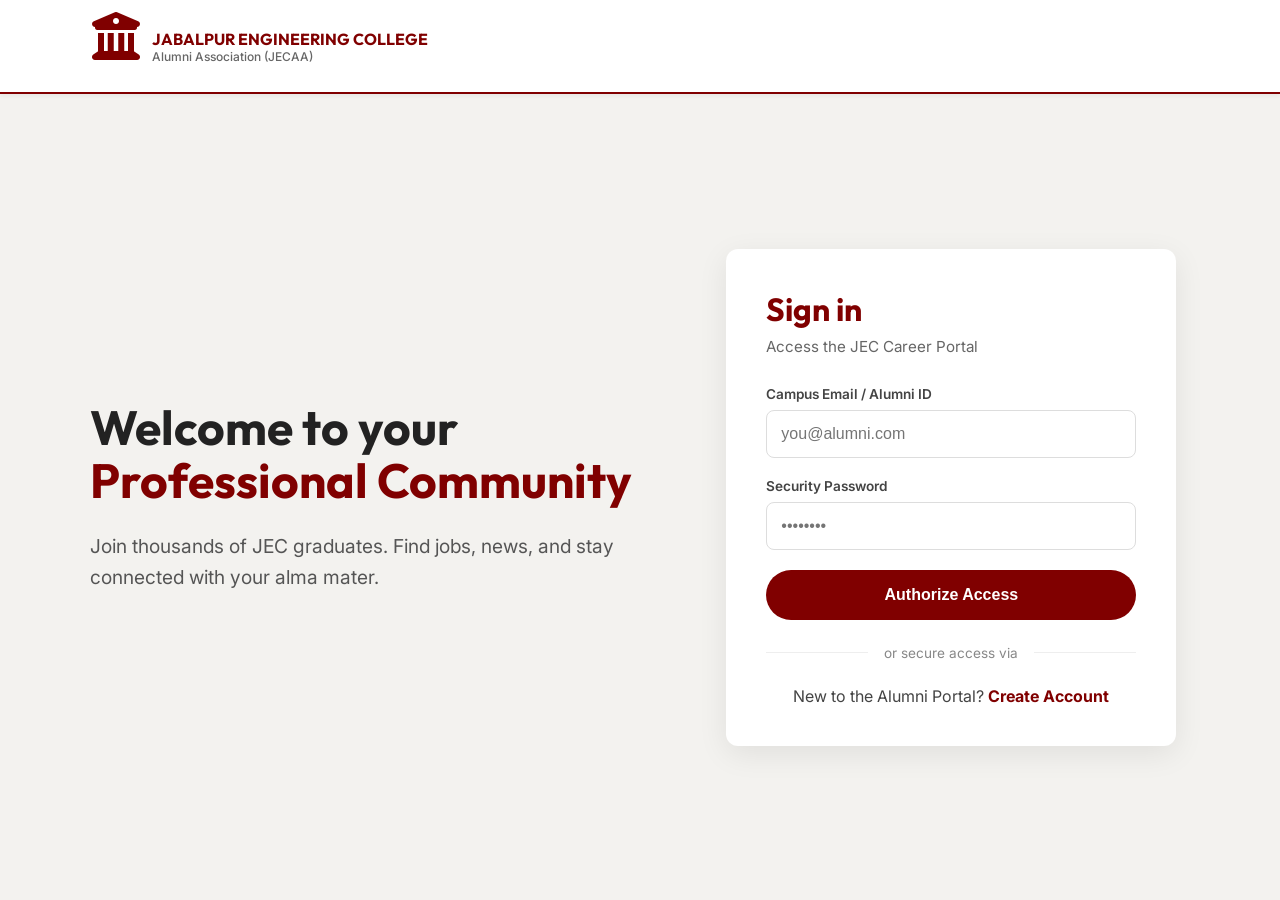
<file: frontend/login.html>
<!DOCTYPE html>
<html lang="en">
<head>
    <meta charset="UTF-8">
    <meta name="viewport" content="width=device-width, initial-scale=1.0">
    <title>Sign In | JECAA Career Hub</title>
    <link href="https://fonts.googleapis.com/css2?family=Outfit:wght@500;700&family=Inter:wght@400;500;600&display=swap" rel="stylesheet">
    <link rel="stylesheet" href="https://cdnjs.cloudflare.com/ajax/libs/font-awesome/6.5.1/css/all.min.css">
    <style>
        :root {
            --jec-maroon: #800000;
            --jec-maroon-dark: #600000;
            --jec-gold: #d4af37;
            --li-bg: #f3f2ef;
        }
        * { margin:0; padding:0; box-sizing:border-box }
        body { font-family:'Inter', sans-serif; background:var(--li-bg); color:#191919; min-height:100vh; display:flex; flex-direction:column }
        
        .jec-header { background: #fff; padding: 12px 0; border-bottom: 2px solid var(--jec-maroon); box-shadow: 0 2px 4px rgba(0,0,0,0.05); }
        .jec-container { max-width: 1128px; margin: 0 auto; padding: 0 16px; display: flex; align-items: center; }
        .jec-brand { display: flex; align-items: center; gap: 12px; text-decoration: none; }
        .jec-logo-img { height: 45px; }
        .jec-brand-text { display: flex; flex-direction: column; }
        .jec-inst-name { font-family: 'Outfit', sans-serif; font-weight: 700; font-size: 1rem; color: var(--jec-maroon); text-transform: uppercase; }
        .jec-portal-name { font-size: 0.75rem; color: #666; font-weight: 500; }

        .main { flex:1; display:flex; align-items:center; justify-content:center; padding:40px 24px }
        .login-wrap { display:grid; grid-template-columns: 1.2fr 1fr; max-width:1100px; width:100%; gap:80px; align-items:center }
        
        .login-text h1 { font-family: 'Outfit', sans-serif; font-size: 3rem; font-weight: 700; color: #222; line-height: 1.1; margin-bottom: 24px }
        .login-text h1 span { color: var(--jec-maroon) }
        .login-text p { color: #555; font-size: 1.2rem; line-height: 1.6 }
        
        .login-card { background:#fff; border-radius:12px; box-shadow:0 8px 30px rgba(0,0,0,0.08); padding:40px; width:100%; max-width:450px }
        .login-card h2 { font-family: 'Outfit', sans-serif; font-size: 2rem; font-weight: 700; margin-bottom: 8px; color: var(--jec-maroon) }
        .login-card .sub { color: #666; font-size: 0.95rem; margin-bottom: 30px }
        
        .field { margin-bottom: 20px }
        .field label { display:block; font-weight:600; font-size:.85rem; color:#444; margin-bottom:8px }
        .field input { width:100%; padding:14px; border:1px solid #ddd; border-radius:8px; font-size:1rem; outline:none; transition:all 0.2s }
        .field input:focus { border-color:var(--jec-maroon); box-shadow:0 0 0 3px rgba(128,0,0,0.1) }
        
        .btn-login { width:100%; padding:16px; background:var(--jec-maroon); color:#fff; border:none; border-radius:30px; font-size:1rem; font-weight:700; cursor:pointer; transition:all 0.2s; display:flex; align-items:center; justify-content:center; gap:10px; margin-top:10px }
        .btn-login:hover { background:var(--jec-maroon-dark); transform: translateY(-1px) }
        
        .divider { display:flex; align-items:center; gap:16px; margin:25px 0; color:#888; font-size:.85rem }
        .divider::before, .divider::after { content:''; flex:1; height:1px; background:#eee }
        
        .register-link { text-align:center; font-size:1rem; color:#444 }
        .register-link a { color:var(--jec-maroon); font-weight:700; text-decoration:none }
        .register-link a:hover { text-decoration:underline }
        
        .alert { padding:14px; border-radius:8px; font-size:.9rem; margin-bottom:20px; display:none; border-left: 4px solid transparent }
        .alert-error { background:#fff0f0; color:#c00; border-color:#c00 }
        .alert-success { background:#f0fff4; color:#080; border-color:#080 }

        @media(max-width:900px) {
            .login-wrap { grid-template-columns: 1fr; gap: 40px }
            .login-text { text-align: center }
            .login-text h1 { font-size: 2.2rem }
            .login-card { margin: 0 auto }
        }
    </style>
</head>
<body>
    <header class="jec-header">
        <div class="jec-container">
            <a href="/" class="jec-brand">
                <i class="fas fa-university" style="font-size: 3rem; color: var(--jec-maroon); margin-bottom: 20px;"></i>
                <div class="jec-brand-text">
                    <span class="jec-inst-name">Jabalpur Engineering College</span>
                    <span class="jec-portal-name">Alumni Association (JECAA)</span>
                </div>
            </a>
        </div>
    </header>

    <div class="main">
        <div class="login-wrap">
            <div class="login-text">
                <h1>Welcome to your <span>Professional Community</span></h1>
                <p>Join thousands of JEC graduates. Find jobs, news, and stay connected with your alma mater.</p>
            </div>
            <div class="login-card">
                <h2>Sign in</h2>
                <p class="sub">Access the JEC Career Portal</p>
                <div id="alertBox" class="alert"></div>
                <form id="loginForm">
                    <div class="field">
                        <label>Campus Email / Alumni ID</label>
                        <input type="email" id="email" placeholder="you@alumni.com" required>
                    </div>
                    <div class="field">
                        <label>Security Password</label>
                        <input type="password" id="password" placeholder="••••••••" required>
                    </div>
                    <button type="submit" class="btn-login" id="loginBtn">Authorize Access</button>
                </form>
                <div class="divider">or secure access via</div>
                <p class="register-link">New to the Alumni Portal? <a href="/register">Create Account</a></p>
            </div>
        </div>
    </div>

    <script>
        const API = window.location.origin;
        function showAlert(msg, type='error') {
            const el = document.getElementById('alertBox');
            el.className = `alert alert-${type}`;
            el.innerHTML = `<i class="fas fa-${type==='error'?'exclamation-circle':'check-circle'}"></i> ${msg}`;
            el.style.display = 'block';
        }
        document.getElementById('loginForm').addEventListener('submit', async e => {
            e.preventDefault();
            const btn = document.getElementById('loginBtn');
            btn.disabled = true; btn.innerHTML = '<i class="fas fa-spinner fa-spin"></i> Contacting secure API...';
            showAlert('Signing you in. First production request may take a few seconds.','success');
            try {
                const r = await fetch(`${API}/api/login`, { 
                    method:'POST', 
                    headers:{'Content-Type':'application/json'}, 
                    body:JSON.stringify({ email:document.getElementById('email').value, password:document.getElementById('password').value })
                });
                const d = await r.json();
                if (r.ok) { 
                    localStorage.setItem('token', d.access_token); 
                    localStorage.setItem('user', JSON.stringify(d.user)); 
                    showAlert('Access Granted! Redirecting...','success'); 
                    setTimeout(()=>location.href='/dashboard', 800); 
                }
                else { showAlert(d.detail||'Unauthorized access or invalid credentials'); btn.disabled=false; btn.innerHTML='Authorize Access'; }
            } catch(e) { showAlert('Network error - server unreachable'); btn.disabled=false; btn.innerHTML='Authorize Access'; }
        });
        if (localStorage.getItem('token')) location.href='/dashboard';
    </script>
</body>
</html>
</file>
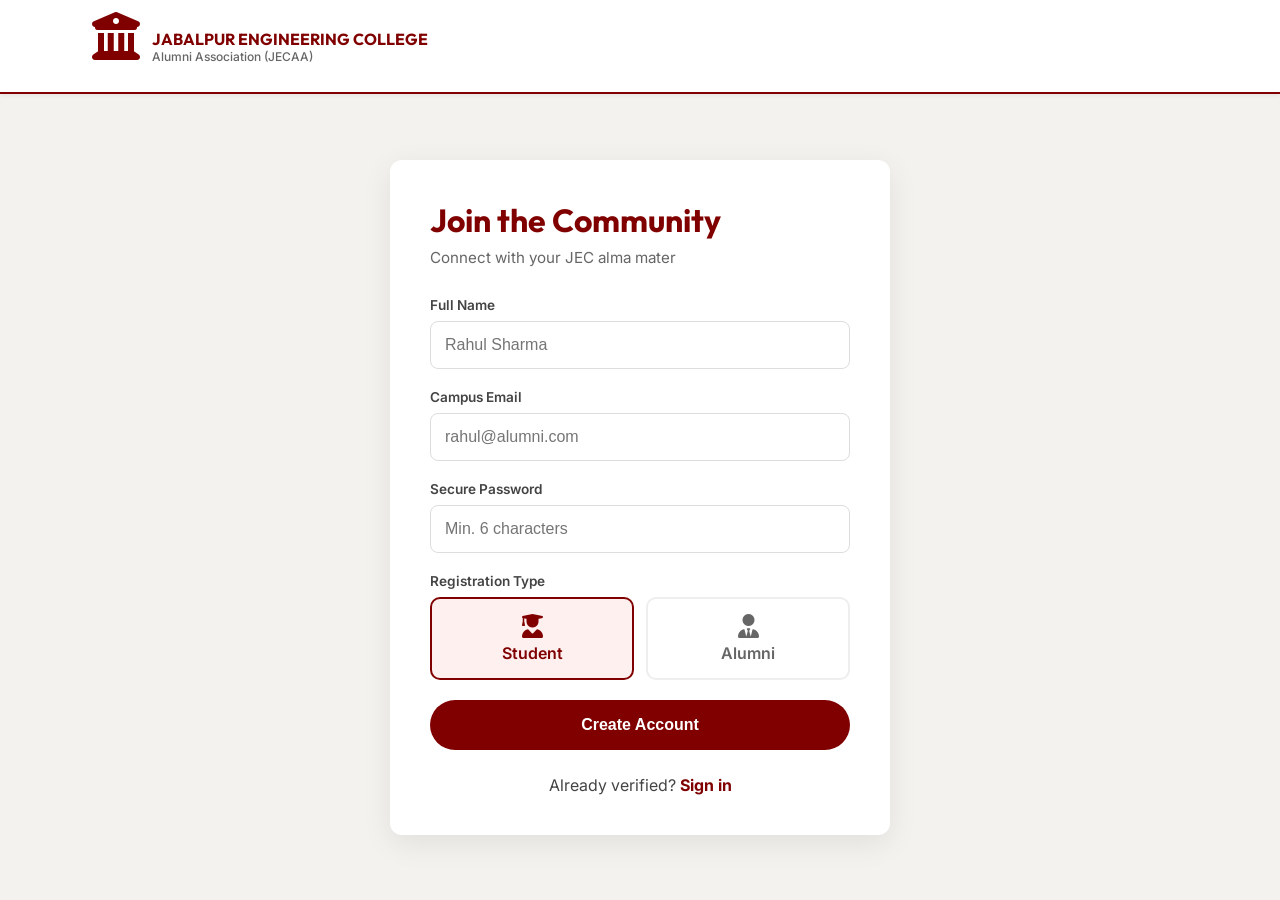
<file: frontend/register.html>
<!DOCTYPE html>
<html lang="en">
<head>
    <meta charset="UTF-8">
    <meta name="viewport" content="width=device-width, initial-scale=1.0">
    <title>Join JECAA | Alumni Portal</title>
    <link href="https://fonts.googleapis.com/css2?family=Outfit:wght@500;700&family=Inter:wght@400;500;600&display=swap" rel="stylesheet">
    <link rel="stylesheet" href="https://cdnjs.cloudflare.com/ajax/libs/font-awesome/6.5.1/css/all.min.css">
    <style>
        :root {
            --jec-maroon: #800000;
            --jec-maroon-dark: #600000;
            --jec-gold: #d4af37;
            --li-bg: #f3f2ef;
        }
        * { margin:0; padding:0; box-sizing:border-box }
        body { font-family:'Inter', sans-serif; background:var(--li-bg); color:#191919; min-height:100vh; display:flex; flex-direction:column }
        
        .jec-header { background: #fff; padding: 12px 0; border-bottom: 2px solid var(--jec-maroon); box-shadow: 0 2px 4px rgba(0,0,0,0.05); }
        .jec-container { max-width: 1128px; margin: 0 auto; padding: 0 16px; display: flex; align-items: center; }
        .jec-brand { display: flex; align-items: center; gap: 12px; text-decoration: none; }
        .jec-logo-img { height: 45px; }
        .jec-brand-text { display: flex; flex-direction: column; }
        .jec-inst-name { font-family: 'Outfit', sans-serif; font-weight: 700; font-size: 1rem; color: var(--jec-maroon); text-transform: uppercase; }
        .jec-portal-name { font-size: 0.75rem; color: #666; font-weight: 500; }

        .main { flex:1; display:flex; align-items:center; justify-content:center; padding:40px 24px }
        .reg-card { background:#fff; border-radius:12px; box-shadow:0 8px 30px rgba(0,0,0,0.08); padding:40px; width:100%; max-width:500px }
        .reg-card h2 { font-family: 'Outfit', sans-serif; font-size: 2rem; font-weight: 700; margin-bottom: 8px; color: var(--jec-maroon) }
        .reg-card .sub { color: #666; font-size: 0.95rem; margin-bottom: 30px }
        
        .field { margin-bottom: 20px }
        .field label { display:block; font-weight:600; font-size:.85rem; color:#444; margin-bottom:8px }
        .field input { width:100%; padding:14px; border:1px solid #ddd; border-radius:8px; font-size:1rem; outline:none; transition:all 0.2s }
        .field input:focus { border-color:var(--jec-maroon); box-shadow:0 0 0 3px rgba(128,0,0,0.1) }
        
        .role-selector { display:grid; grid-template-columns: 1fr 1fr; gap:12px; margin-bottom:20px }
        .role-opt { padding:15px; border:2px solid #eee; border-radius:10px; cursor:pointer; text-align:center; transition:all 0.2s; font-weight:600; color:#666 }
        .role-opt:hover { border-color:var(--jec-maroon) }
        .role-opt.active { border-color:var(--jec-maroon); background:#fff0f0; color:var(--jec-maroon) }
        .role-opt i { display:block; font-size:1.5rem; margin-bottom:5px }

        .btn-reg { width:100%; padding:16px; background:var(--jec-maroon); color:#fff; border:none; border-radius:30px; font-size:1rem; font-weight:700; cursor:pointer; transition:all 0.2s; display:flex; align-items:center; justify-content:center; gap:10px; margin-top:10px }
        .btn-reg:hover { background:var(--jec-maroon-dark); transform: translateY(-1px) }
        
        .login-link { text-align:center; font-size:1rem; color:#444; margin-top:25px }
        .login-link a { color:var(--jec-maroon); font-weight:700; text-decoration:none }
        .login-link a:hover { text-decoration:underline }
        
        .alert { padding:14px; border-radius:8px; font-size:.9rem; margin-bottom:20px; display:none; border-left: 4px solid transparent }
        .alert-error { background:#fff0f0; color:#c00; border-color:#c00 }
        .alert-success { background:#f0fff4; color:#080; border-color:#080 }

        @media(max-width:500px) { .reg-card { padding: 25px } }
    </style>
</head>
<body>
    <header class="jec-header">
        <div class="jec-container">
            <a href="/" class="jec-brand">
                <i class="fas fa-university" style="font-size: 3rem; color: var(--jec-maroon); margin-bottom: 20px;"></i>
                <div class="jec-brand-text">
                    <span class="jec-inst-name">Jabalpur Engineering College</span>
                    <span class="jec-portal-name">Alumni Association (JECAA)</span>
                </div>
            </a>
        </div>
    </header>

    <div class="main">
        <div class="reg-card">
            <h2>Join the Community</h2>
            <p class="sub">Connect with your JEC alma mater</p>
            <div id="alertBox" class="alert"></div>
            <form id="regForm">
                <div class="field"><label>Full Name</label><input type="text" id="name" placeholder="Rahul Sharma" required></div>
                <div class="field"><label>Campus Email</label><input type="email" id="email" placeholder="rahul@alumni.com" required></div>
                <div class="field"><label>Secure Password</label><input type="password" id="password" placeholder="Min. 6 characters" required minlength="6"></div>
                
                <div class="field">
                    <label>Registration Type</label>
                    <input type="hidden" id="role" value="student">
                    <div class="role-selector">
                        <div class="role-opt active" data-role="student"><i class="fas fa-user-graduate"></i>Student</div>
                        <div class="role-opt" data-role="alumni"><i class="fas fa-user-tie"></i>Alumni</div>
                    </div>
                </div>
                
                <button type="submit" class="btn-reg" id="regBtn">Create Account</button>
            </form>
            <p class="login-link">Already verified? <a href="/login">Sign in</a></p>
        </div>
    </div>

    <script>
        const API = window.location.origin;
        document.querySelectorAll('.role-opt').forEach(el => {
            el.addEventListener('click', () => {
                document.querySelectorAll('.role-opt').forEach(e => e.classList.remove('active'));
                el.classList.add('active');
                document.getElementById('role').value = el.dataset.role;
            });
        });

        function showAlert(m,t='error'){const e=document.getElementById('alertBox');e.className=`alert alert-${t}`;e.textContent=m;e.style.display='block'}
        
        document.getElementById('regForm').addEventListener('submit', async e => {
            e.preventDefault();
            const btn = document.getElementById('regBtn');
            btn.disabled=true; btn.innerHTML='<i class="fas fa-spinner fa-spin"></i> Creating secure account...';
            showAlert('Creating your profile. First production request may take a few seconds.','success');
            try {
                const r = await fetch(`${API}/api/register`, { 
                    method:'POST', 
                    headers:{'Content-Type':'application/json'}, 
                    body:JSON.stringify({ 
                        name:document.getElementById('name').value, 
                        email:document.getElementById('email').value, 
                        password:document.getElementById('password').value, 
                        role:document.getElementById('role').value 
                    })
                });
                const d = await r.json();
                if (r.ok) { showAlert('Verification successful!','success'); setTimeout(()=>location.href='/login',1200); }
                else { showAlert(d.detail||'Failed to register'); btn.disabled=false; btn.innerHTML='Create Account'; }
            } catch(e) { showAlert('Server unreachable'); btn.disabled=false; btn.innerHTML='Create Account'; }
        });
        if (localStorage.getItem('token')) location.href='/dashboard';
    </script>
</body>
</html>
</file>
